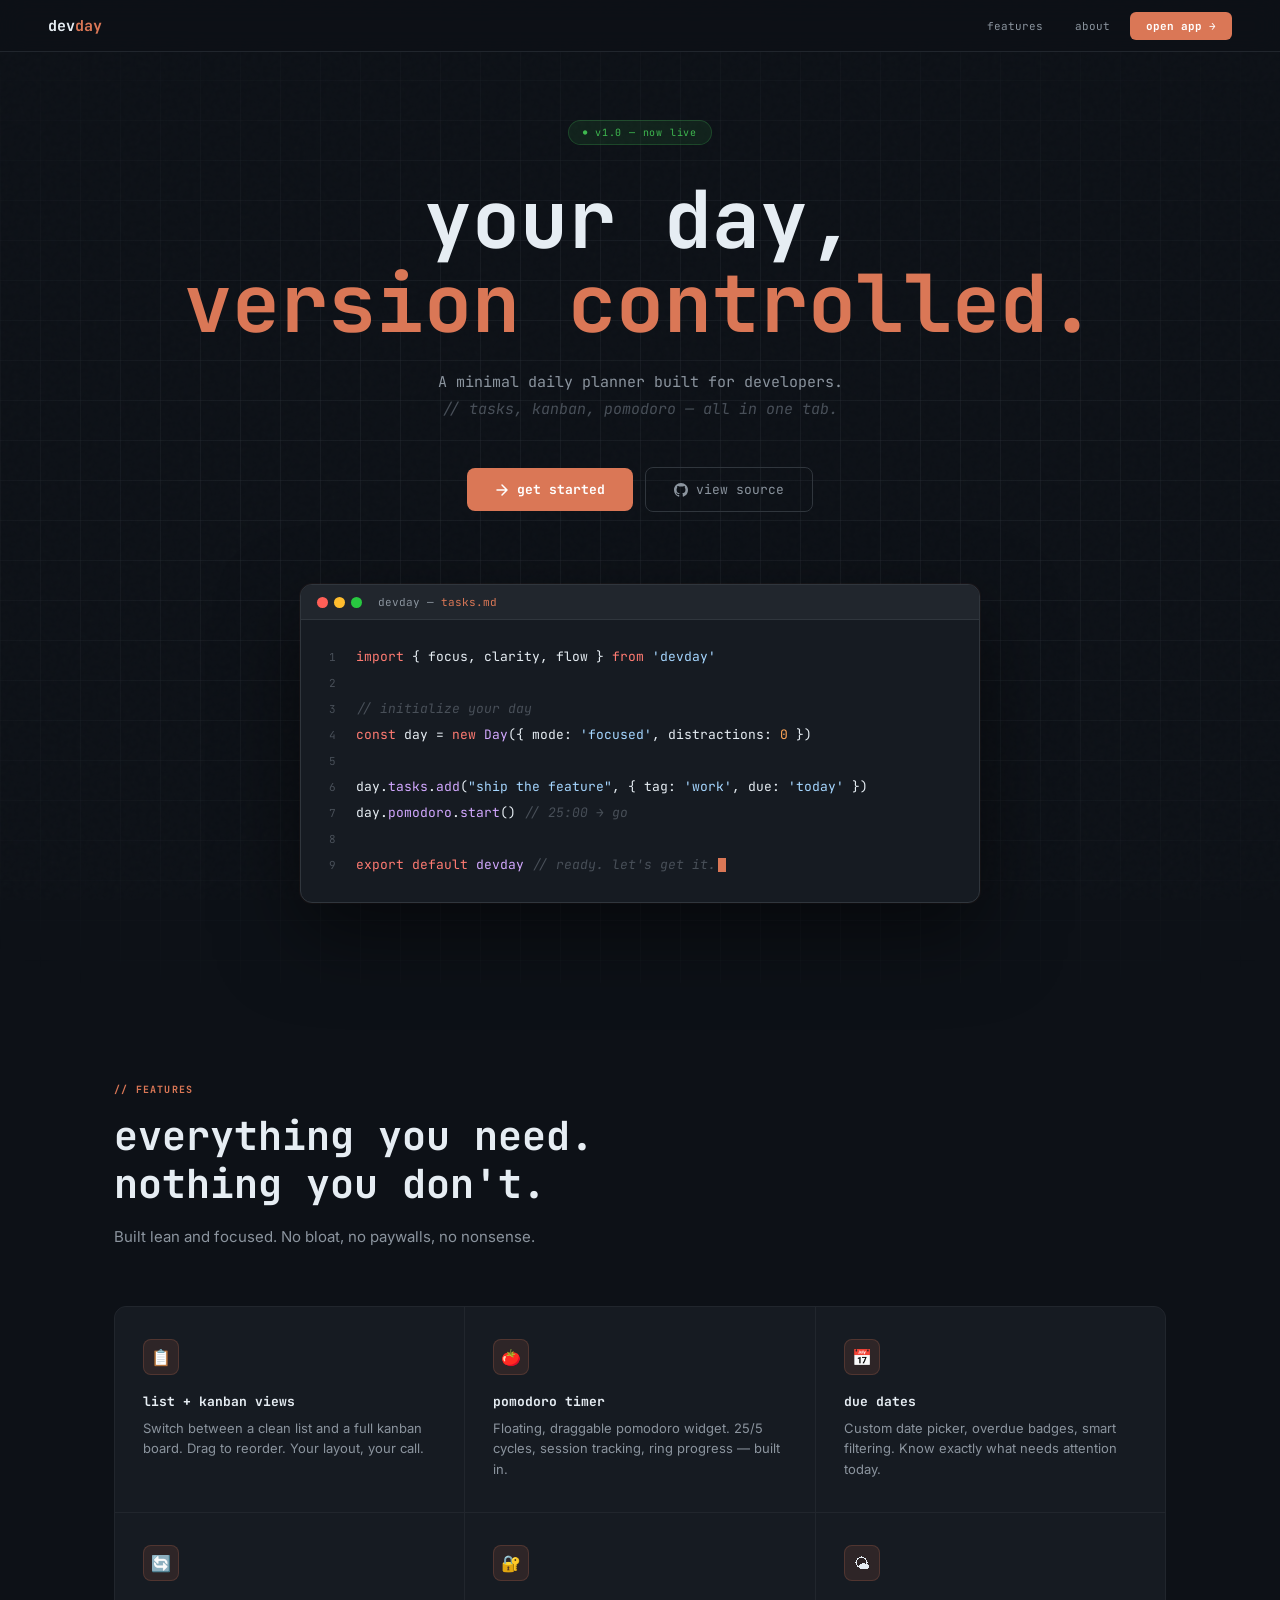
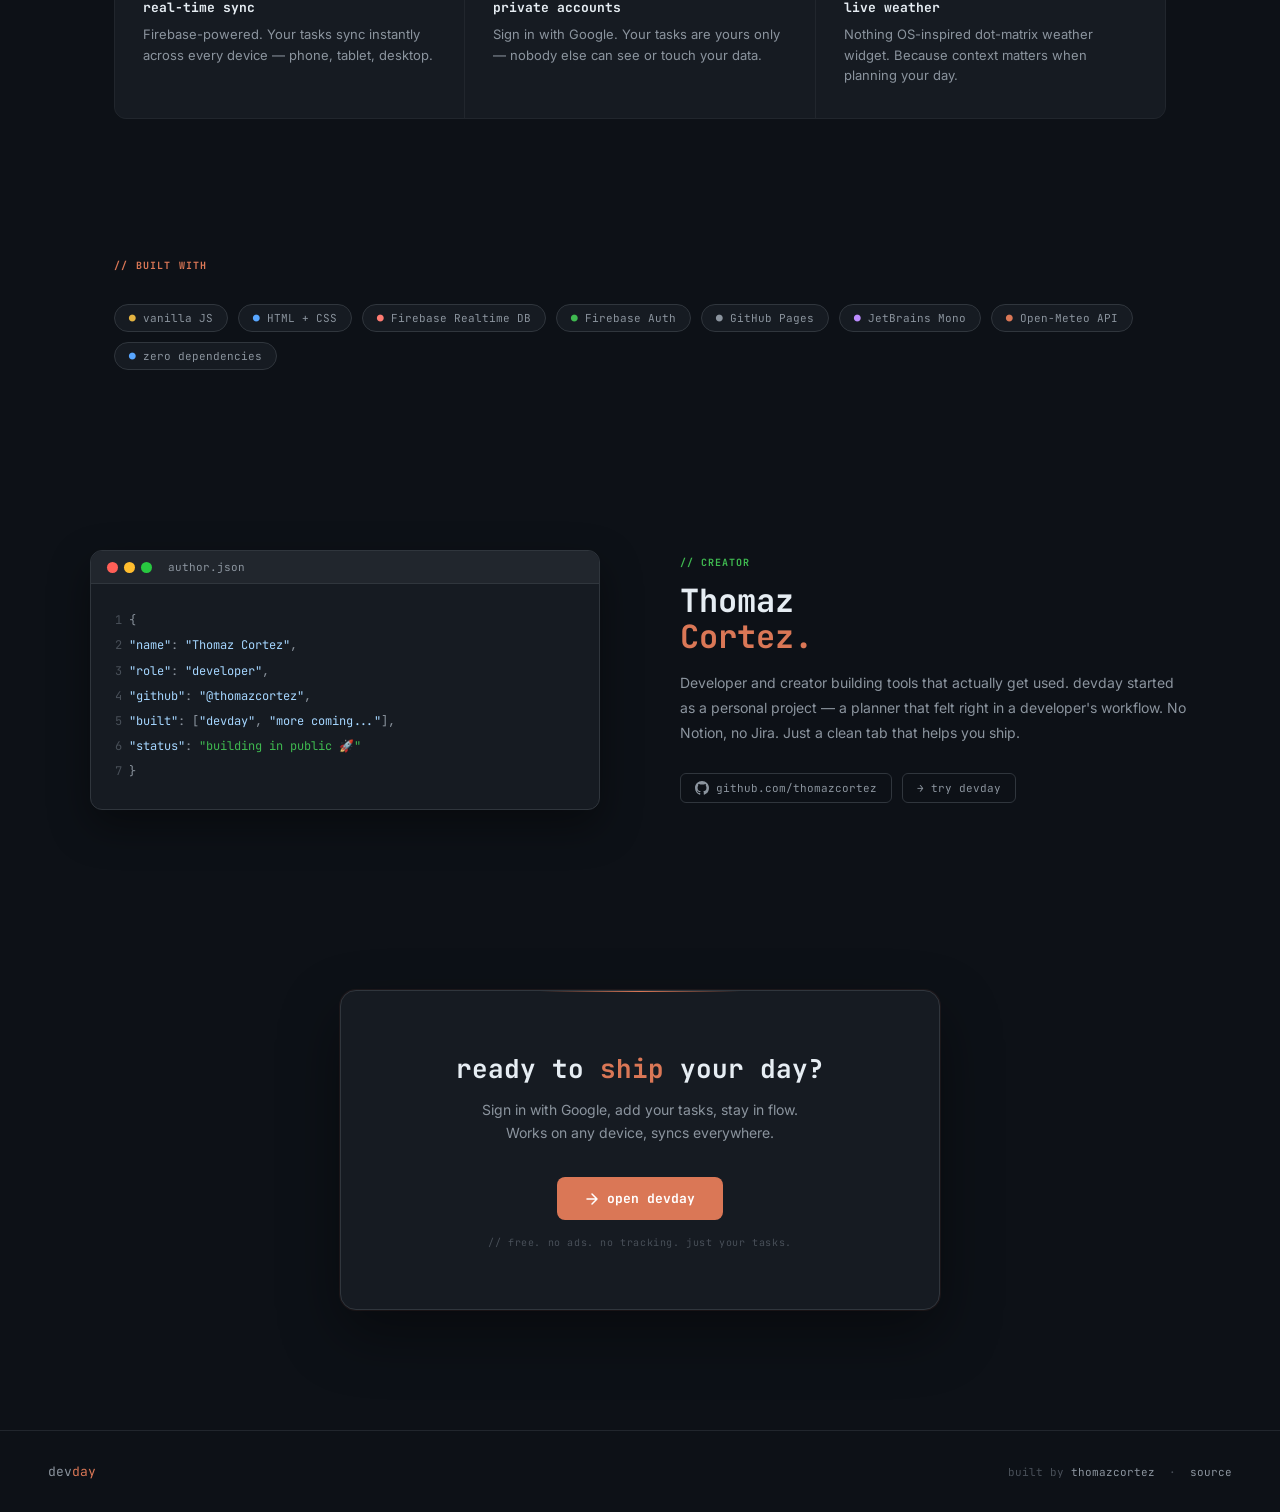
<file: index.html>
<!DOCTYPE html>
<html lang="en">
<head>
  <meta charset="UTF-8"/>
  <meta name="viewport" content="width=device-width, initial-scale=1.0"/>
  <link rel="icon" type="image/svg+xml" href="favicon.svg"/>
  <title>devday — daily planner for developers</title>
  <link href="https://fonts.googleapis.com/css2?family=JetBrains+Mono:ital,wght@0,300;0,400;0,500;0,700;1,300;1,400&family=Inter:wght@300;400;500;600&display=swap" rel="stylesheet"/>
  <style>
    *, *::before, *::after { box-sizing: border-box; margin: 0; padding: 0; }
    :root {
      --bg:       #0D1117; --bg-2: #161B22; --bg-3: #21262D;
      --border:   #30363D; --border-s: #21262D;
      --text:     #E6EDF3; --text-m: #8B949E; --text-f: #484F58;
      --claude:   #DA7756; --claude-d: rgba(218,119,86,0.12);
      --green:    #3FB950; --blue: #58A6FF; --purple: #BC8CFF;
      --yellow:   #E3B341; --red: #FF7B72;
    }
    html { scroll-behavior: smooth; }
    body { background: var(--bg); color: var(--text); font-family: 'Inter', sans-serif; min-height: 100vh; overflow-x: hidden; }
    body::before {
      content: ''; position: fixed; inset: 0; pointer-events: none; z-index: 0; opacity: 0.35;
      background-image: url("data:image/svg+xml,%3Csvg viewBox='0 0 200 200' xmlns='http://www.w3.org/2000/svg'%3E%3Cfilter id='n'%3E%3CfeTurbulence type='fractalNoise' baseFrequency='0.85' numOctaves='4' stitchTiles='stitch'/%3E%3C/filter%3E%3Crect width='100%25' height='100%25' filter='url(%23n)' opacity='0.05'/%3E%3C/svg%3E");
    }

    /* NAV */
    nav { position: fixed; top: 0; left: 0; right: 0; z-index: 100; height: 52px; display: flex; align-items: center; justify-content: space-between; padding: 0 48px; background: rgba(13,17,23,0.85); backdrop-filter: blur(12px); border-bottom: 1px solid var(--border-s); }
    .nav-logo { font-family: 'JetBrains Mono', monospace; font-size: 15px; font-weight: 700; color: var(--text); }
    .nav-logo span { color: var(--claude); }
    .nav-links { display: flex; align-items: center; gap: 8px; }
    .nav-link { font-family: 'JetBrains Mono', monospace; font-size: 11px; color: var(--text-m); text-decoration: none; padding: 6px 12px; border-radius: 5px; transition: all 0.15s; }
    .nav-link:hover { color: var(--text); background: var(--bg-3); }
    .nav-cta { font-family: 'JetBrains Mono', monospace; font-size: 11px; font-weight: 700; background: var(--claude); color: white; text-decoration: none; padding: 7px 16px; border-radius: 6px; transition: opacity 0.15s; }
    .nav-cta:hover { opacity: 0.85; }

    /* HERO */
    .hero { min-height: 100vh; display: flex; flex-direction: column; align-items: center; justify-content: center; padding: 120px 24px 80px; position: relative; text-align: center; }
    .hero::after {
      content: ''; position: absolute; inset: 0; pointer-events: none;
      background-image: linear-gradient(rgba(48,54,61,0.3) 1px, transparent 1px), linear-gradient(90deg, rgba(48,54,61,0.3) 1px, transparent 1px);
      background-size: 40px 40px;
      mask-image: radial-gradient(ellipse 80% 60% at 50% 50%, black 40%, transparent 100%);
    }
    .hero-badge { display: inline-flex; align-items: center; gap: 7px; font-family: 'JetBrains Mono', monospace; font-size: 10px; color: var(--green); background: rgba(63,185,80,0.1); border: 1px solid rgba(63,185,80,0.25); border-radius: 20px; padding: 5px 14px; margin-bottom: 32px; letter-spacing: 0.08em; animation: fadeUp 0.6s ease both; position: relative; z-index: 1; }
    .hero-badge::before { content: '●'; font-size: 7px; animation: pulse 2s ease-in-out infinite; }
    @keyframes pulse { 0%,100%{opacity:1} 50%{opacity:0.3} }
    .hero-title { font-family: 'JetBrains Mono', monospace; font-size: clamp(36px, 7vw, 80px); font-weight: 700; line-height: 1.05; margin-bottom: 24px; position: relative; z-index: 1; animation: fadeUp 0.6s 0.1s ease both; }
    .hero-title .accent { color: var(--claude); }
    .hero-sub { font-family: 'JetBrains Mono', monospace; font-size: clamp(13px, 2vw, 15px); color: var(--text-m); max-width: 520px; line-height: 1.8; margin-bottom: 44px; position: relative; z-index: 1; animation: fadeUp 0.6s 0.2s ease both; }
    .hero-sub .c { color: var(--text-f); font-style: italic; }
    .hero-btns { display: flex; align-items: center; gap: 12px; flex-wrap: wrap; justify-content: center; position: relative; z-index: 1; animation: fadeUp 0.6s 0.3s ease both; }
    @keyframes fadeUp { from{opacity:0;transform:translateY(16px)} to{opacity:1;transform:translateY(0)} }

    .btn-primary { font-family: 'JetBrains Mono', monospace; font-size: 13px; font-weight: 700; background: var(--claude); color: white; text-decoration: none; padding: 13px 28px; border-radius: 8px; transition: all 0.15s; display: inline-flex; align-items: center; gap: 8px; }
    .btn-primary:hover { opacity: 0.85; transform: translateY(-1px); box-shadow: 0 8px 24px rgba(218,119,86,0.35); }
    .btn-secondary { font-family: 'JetBrains Mono', monospace; font-size: 13px; color: var(--text-m); text-decoration: none; padding: 13px 28px; border-radius: 8px; border: 1px solid var(--border); transition: all 0.15s; display: inline-flex; align-items: center; gap: 8px; }
    .btn-secondary:hover { border-color: var(--text-m); color: var(--text); }

    /* CODE PREVIEW */
    .hero-preview { margin-top: 72px; width: 100%; max-width: 680px; background: var(--bg-2); border: 1px solid var(--border); border-radius: 12px; overflow: hidden; box-shadow: 0 32px 80px rgba(0,0,0,0.5), 0 0 0 1px rgba(218,119,86,0.06); animation: fadeUp 0.7s 0.4s ease both; position: relative; z-index: 1; }
    .preview-bar { background: var(--bg-3); border-bottom: 1px solid var(--border); padding: 10px 16px; display: flex; align-items: center; gap: 10px; }
    .preview-dots { display: flex; gap: 6px; }
    .preview-dot { width: 11px; height: 11px; border-radius: 50%; }
    .preview-dot.r { background: #FF5F57; } .preview-dot.y { background: #FFBD2E; } .preview-dot.g { background: #28C840; }
    .preview-tab { font-family: 'JetBrains Mono', monospace; font-size: 11px; color: var(--text-m); margin-left: 6px; }
    .preview-tab span { color: var(--claude); }
    .preview-code { padding: 24px 28px; text-align: left; font-family: 'JetBrains Mono', monospace; font-size: 13px; line-height: 2; }
    .ln { color: var(--text-f); user-select: none; margin-right: 20px; font-size: 11px; }
    .kw { color: #FF7B72; } .fn { color: #D2A8FF; } .str { color: #A5D6FF; }
    .cm { color: var(--text-f); font-style: italic; } .op { color: var(--text-m); } .num { color: #FFA657; }
    .cursor { display: inline-block; width: 8px; height: 14px; background: var(--claude); vertical-align: middle; animation: blink 0.9s step-end infinite; margin-left: 2px; }
    @keyframes blink { 0%,100%{opacity:1} 50%{opacity:0} }

    /* SECTIONS */
    .section-wrap { padding: 100px 24px; max-width: 1100px; margin: 0 auto; }
    .section-label { font-family: 'JetBrains Mono', monospace; font-size: 10px; font-weight: 700; letter-spacing: 0.12em; text-transform: uppercase; color: var(--claude); margin-bottom: 16px; }
    .section-title { font-family: 'JetBrains Mono', monospace; font-size: clamp(24px, 4vw, 40px); font-weight: 700; color: var(--text); line-height: 1.2; margin-bottom: 16px; }
    .section-sub { font-size: 15px; color: var(--text-m); max-width: 480px; line-height: 1.7; }

    /* FEATURES */
    .features-grid { display: grid; grid-template-columns: repeat(auto-fit, minmax(280px, 1fr)); gap: 1px; background: var(--border-s); border: 1px solid var(--border-s); border-radius: 12px; overflow: hidden; margin-top: 56px; }
    .feature-card { background: var(--bg-2); padding: 32px 28px; transition: background 0.2s; }
    .feature-card:hover { background: var(--bg-3); }
    .feature-icon { width: 36px; height: 36px; border-radius: 8px; background: var(--claude-d); border: 1px solid rgba(218,119,86,0.2); display: flex; align-items: center; justify-content: center; margin-bottom: 18px; font-size: 16px; }
    .feature-name { font-family: 'JetBrains Mono', monospace; font-size: 13px; font-weight: 700; color: var(--text); margin-bottom: 8px; }
    .feature-desc { font-size: 13px; color: var(--text-m); line-height: 1.6; }

    /* STACK */
    .stack-section { padding: 40px 24px 80px; max-width: 1100px; margin: 0 auto; }
    .stack-grid { display: flex; flex-wrap: wrap; gap: 10px; margin-top: 32px; }
    .stack-pill { font-family: 'JetBrains Mono', monospace; font-size: 11px; padding: 6px 14px; border-radius: 20px; border: 1px solid var(--border); color: var(--text-m); background: var(--bg-2); transition: all 0.15s; }
    .stack-pill:hover { border-color: var(--claude); color: var(--claude); }

    /* ABOUT */
    .about-section { padding: 100px 24px; }
    .about-inner { max-width: 1100px; margin: 0 auto; display: grid; grid-template-columns: 1fr 1fr; gap: 80px; align-items: center; }
    .about-code-block { background: var(--bg-2); border: 1px solid var(--border); border-radius: 12px; overflow: hidden; box-shadow: 0 16px 40px rgba(0,0,0,0.4); }
    .about-code-bar { background: var(--bg-3); border-bottom: 1px solid var(--border); padding: 9px 16px; display: flex; align-items: center; gap: 8px; }
    .about-code-content { padding: 24px; font-family: 'JetBrains Mono', monospace; font-size: 12px; line-height: 2.1; }
    .about-tag { font-family: 'JetBrains Mono', monospace; font-size: 10px; color: var(--green); letter-spacing: 0.1em; text-transform: uppercase; margin-bottom: 14px; font-weight: 700; }
    .about-name { font-family: 'JetBrains Mono', monospace; font-size: 32px; font-weight: 700; color: var(--text); margin-bottom: 16px; line-height: 1.1; }
    .about-name span { color: var(--claude); }
    .about-bio { font-size: 14px; color: var(--text-m); line-height: 1.8; margin-bottom: 28px; }
    .about-links { display: flex; gap: 10px; flex-wrap: wrap; }
    .about-link { font-family: 'JetBrains Mono', monospace; font-size: 11px; color: var(--text-m); text-decoration: none; padding: 7px 14px; border: 1px solid var(--border); border-radius: 6px; transition: all 0.15s; display: flex; align-items: center; gap: 7px; }
    .about-link:hover { border-color: var(--claude); color: var(--claude); }

    /* CTA */
    .cta-section { padding: 80px 24px 120px; text-align: center; }
    .cta-inner { max-width: 600px; margin: 0 auto; background: var(--bg-2); border: 1px solid var(--border); border-radius: 16px; padding: 60px 40px; box-shadow: 0 0 0 1px rgba(218,119,86,0.08), 0 24px 60px rgba(0,0,0,0.4); position: relative; overflow: hidden; }
    .cta-inner::before { content: ''; position: absolute; top: 0; left: 50%; transform: translateX(-50%); width: 200px; height: 1px; background: linear-gradient(90deg, transparent, var(--claude), transparent); }
    .cta-title { font-family: 'JetBrains Mono', monospace; font-size: 26px; font-weight: 700; color: var(--text); margin-bottom: 12px; }
    .cta-title span { color: var(--claude); }
    .cta-sub { font-size: 14px; color: var(--text-m); margin-bottom: 32px; line-height: 1.7; }
    .cta-free { font-family: 'JetBrains Mono', monospace; font-size: 10px; color: var(--text-f); margin-top: 16px; letter-spacing: 0.06em; }

    /* FOOTER */
    footer { border-top: 1px solid var(--border-s); padding: 32px 48px; display: flex; align-items: center; justify-content: space-between; flex-wrap: wrap; gap: 12px; }
    .footer-logo { font-family: 'JetBrains Mono', monospace; font-size: 13px; color: var(--text-m); }
    .footer-logo span { color: var(--claude); }
    .footer-right { font-family: 'JetBrains Mono', monospace; font-size: 11px; color: var(--text-f); }
    .footer-right a { color: var(--text-m); text-decoration: none; transition: color 0.15s; }
    .footer-right a:hover { color: var(--claude); }

    /* REVEAL */
    .reveal { opacity: 0; transform: translateY(24px); transition: opacity 0.6s ease, transform 0.6s ease; }
    .reveal.visible { opacity: 1; transform: translateY(0); }

    /* MOBILE */
    @media (max-width: 768px) {
      nav { padding: 0 20px; }
      .nav-link { display: none; }
      .about-inner { grid-template-columns: 1fr; gap: 40px; }
      .about-code-block { display: none; }
      footer { padding: 24px 20px; flex-direction: column; align-items: flex-start; }
      .cta-inner { padding: 40px 24px; }
    }
  </style>
</head>
<body>

<nav>
  <div class="nav-logo">dev<span>day</span></div>
  <div class="nav-links">
    <a href="#features" class="nav-link">features</a>
    <a href="#about" class="nav-link">about</a>
    <a href="app.html" class="nav-cta">open app →</a>
  </div>
</nav>

<!-- HERO -->
<div class="hero">
  <div class="hero-badge">v1.0 — now live</div>
  <h1 class="hero-title">your day,<br><span class="accent">version controlled.</span></h1>
  <p class="hero-sub">A minimal daily planner built for developers.<br><span class="c">// tasks, kanban, pomodoro — all in one tab.</span></p>
  <div class="hero-btns">
    <a href="app.html" class="btn-primary">
      <svg width="14" height="14" viewBox="0 0 14 14" fill="none"><path d="M2 7h10M7 2l5 5-5 5" stroke="white" stroke-width="1.5" stroke-linecap="round" stroke-linejoin="round"/></svg>
      get started
    </a>
    <a href="https://github.com/thomazcortez/devday" target="_blank" class="btn-secondary">
      <svg width="14" height="14" viewBox="0 0 16 16" fill="currentColor"><path d="M8 0C3.58 0 0 3.58 0 8c0 3.54 2.29 6.53 5.47 7.59.4.07.55-.17.55-.38 0-.19-.01-.82-.01-1.49-2.01.37-2.53-.49-2.69-.94-.09-.23-.48-.94-.82-1.13-.28-.15-.68-.52-.01-.53.63-.01 1.08.58 1.23.82.72 1.21 1.87.87 2.33.66.07-.52.28-.87.51-1.07-1.78-.2-3.64-.89-3.64-3.95 0-.87.31-1.59.82-2.15-.08-.2-.36-1.02.08-2.12 0 0 .67-.21 2.2.82.64-.18 1.32-.27 2-.27.68 0 1.36.09 2 .27 1.53-1.04 2.2-.82 2.2-.82.44 1.1.16 1.92.08 2.12.51.56.82 1.27.82 2.15 0 3.07-1.87 3.75-3.65 3.95.29.25.54.73.54 1.48 0 1.07-.01 1.93-.01 2.2 0 .21.15.46.55.38A8.013 8.013 0 0016 8c0-4.42-3.58-8-8-8z"/></svg>
      view source
    </a>
  </div>
  <div class="hero-preview">
    <div class="preview-bar">
      <div class="preview-dots"><div class="preview-dot r"></div><div class="preview-dot y"></div><div class="preview-dot g"></div></div>
      <div class="preview-tab">devday — <span>tasks.md</span></div>
    </div>
    <div class="preview-code">
      <div><span class="ln">1</span><span class="kw">import</span> { focus, clarity, flow } <span class="kw">from</span> <span class="str">'devday'</span></div>
      <div><span class="ln">2</span></div>
      <div><span class="ln">3</span><span class="cm">// initialize your day</span></div>
      <div><span class="ln">4</span><span class="kw">const</span> day = <span class="kw">new</span> <span class="fn">Day</span>({ mode: <span class="str">'focused'</span>, distractions: <span class="num">0</span> })</div>
      <div><span class="ln">5</span></div>
      <div><span class="ln">6</span>day.<span class="fn">tasks</span>.<span class="fn">add</span>(<span class="str">"ship the feature"</span>, { tag: <span class="str">'work'</span>, due: <span class="str">'today'</span> })</div>
      <div><span class="ln">7</span>day.<span class="fn">pomodoro</span>.<span class="fn">start</span>() <span class="cm">// 25:00 → go</span></div>
      <div><span class="ln">8</span></div>
      <div><span class="ln">9</span><span class="kw">export default</span> <span class="fn">devday</span>  <span class="cm">// ready. let's get it.</span><span class="cursor"></span></div>
    </div>
  </div>
</div>

<!-- FEATURES -->
<div class="section-wrap" id="features">
  <div class="reveal">
    <div class="section-label">// features</div>
    <h2 class="section-title">everything you need.<br>nothing you don't.</h2>
    <p class="section-sub">Built lean and focused. No bloat, no paywalls, no nonsense.</p>
  </div>
  <div class="features-grid reveal">
    <div class="feature-card">
      <div class="feature-icon">📋</div>
      <div class="feature-name">list + kanban views</div>
      <div class="feature-desc">Switch between a clean list and a full kanban board. Drag to reorder. Your layout, your call.</div>
    </div>
    <div class="feature-card">
      <div class="feature-icon">🍅</div>
      <div class="feature-name">pomodoro timer</div>
      <div class="feature-desc">Floating, draggable pomodoro widget. 25/5 cycles, session tracking, ring progress — built in.</div>
    </div>
    <div class="feature-card">
      <div class="feature-icon">📅</div>
      <div class="feature-name">due dates</div>
      <div class="feature-desc">Custom date picker, overdue badges, smart filtering. Know exactly what needs attention today.</div>
    </div>
    <div class="feature-card">
      <div class="feature-icon">🔄</div>
      <div class="feature-name">real-time sync</div>
      <div class="feature-desc">Firebase-powered. Your tasks sync instantly across every device — phone, tablet, desktop.</div>
    </div>
    <div class="feature-card">
      <div class="feature-icon">🔐</div>
      <div class="feature-name">private accounts</div>
      <div class="feature-desc">Sign in with Google. Your tasks are yours only — nobody else can see or touch your data.</div>
    </div>
    <div class="feature-card">
      <div class="feature-icon">🌤</div>
      <div class="feature-name">live weather</div>
      <div class="feature-desc">Nothing OS-inspired dot-matrix weather widget. Because context matters when planning your day.</div>
    </div>
  </div>
</div>

<!-- STACK -->
<div class="stack-section reveal">
  <div class="section-label">// built with</div>
  <div class="stack-grid">
    <span class="stack-pill"><span style="color:var(--yellow)">● </span>vanilla JS</span>
    <span class="stack-pill"><span style="color:var(--blue)">● </span>HTML + CSS</span>
    <span class="stack-pill"><span style="color:var(--red)">● </span>Firebase Realtime DB</span>
    <span class="stack-pill"><span style="color:var(--green)">● </span>Firebase Auth</span>
    <span class="stack-pill"><span style="color:var(--text-m)">● </span>GitHub Pages</span>
    <span class="stack-pill"><span style="color:var(--purple)">● </span>JetBrains Mono</span>
    <span class="stack-pill"><span style="color:var(--claude)">● </span>Open-Meteo API</span>
    <span class="stack-pill"><span style="color:var(--blue)">● </span>zero dependencies</span>
  </div>
</div>

<!-- ABOUT -->
<div class="about-section" id="about">
  <div class="about-inner">
    <div class="about-code-block reveal">
      <div class="about-code-bar">
        <div class="preview-dots"><div class="preview-dot r"></div><div class="preview-dot y"></div><div class="preview-dot g"></div></div>
        <span style="font-family:'JetBrains Mono',monospace;font-size:11px;color:var(--text-m);margin-left:8px;">author.json</span>
      </div>
      <div class="about-code-content">
        <div><span style="color:var(--text-f)">1</span>  <span class="op">{</span></div>
        <div><span style="color:var(--text-f)">2</span>    <span class="str">"name"</span><span class="op">:</span> <span class="str">"Thomaz Cortez"</span><span class="op">,</span></div>
        <div><span style="color:var(--text-f)">3</span>    <span class="str">"role"</span><span class="op">:</span> <span class="str">"developer"</span><span class="op">,</span></div>
        <div><span style="color:var(--text-f)">4</span>    <span class="str">"github"</span><span class="op">:</span> <span class="str">"@thomazcortez"</span><span class="op">,</span></div>
        <div><span style="color:var(--text-f)">5</span>    <span class="str">"built"</span><span class="op">:</span> <span class="op">[</span><span class="str">"devday"</span><span class="op">,</span> <span class="str">"more coming..."</span><span class="op">],</span></div>
        <div><span style="color:var(--text-f)">6</span>    <span class="str">"status"</span><span class="op">:</span> <span style="color:var(--green)">"building in public 🚀"</span></div>
        <div><span style="color:var(--text-f)">7</span>  <span class="op">}</span></div>
      </div>
    </div>
    <div class="reveal">
      <div class="about-tag">// creator</div>
      <div class="about-name">Thomaz<br><span>Cortez.</span></div>
      <p class="about-bio">Developer and creator building tools that actually get used. devday started as a personal project — a planner that felt right in a developer's workflow. No Notion, no Jira. Just a clean tab that helps you ship.</p>
      <div class="about-links">
        <a href="https://github.com/thomazcortez" target="_blank" class="about-link">
          <svg width="14" height="14" viewBox="0 0 16 16" fill="currentColor"><path d="M8 0C3.58 0 0 3.58 0 8c0 3.54 2.29 6.53 5.47 7.59.4.07.55-.17.55-.38 0-.19-.01-.82-.01-1.49-2.01.37-2.53-.49-2.69-.94-.09-.23-.48-.94-.82-1.13-.28-.15-.68-.52-.01-.53.63-.01 1.08.58 1.23.82.72 1.21 1.87.87 2.33.66.07-.52.28-.87.51-1.07-1.78-.2-3.64-.89-3.64-3.95 0-.87.31-1.59.82-2.15-.08-.2-.36-1.02.08-2.12 0 0 .67-.21 2.2.82.64-.18 1.32-.27 2-.27.68 0 1.36.09 2 .27 1.53-1.04 2.2-.82 2.2-.82.44 1.1.16 1.92.08 2.12.51.56.82 1.27.82 2.15 0 3.07-1.87 3.75-3.65 3.95.29.25.54.73.54 1.48 0 1.07-.01 1.93-.01 2.2 0 .21.15.46.55.38A8.013 8.013 0 0016 8c0-4.42-3.58-8-8-8z"/></svg>
          github.com/thomazcortez
        </a>
        <a href="app.html" class="about-link">→ try devday</a>
      </div>
    </div>
  </div>
</div>

<!-- CTA -->
<div class="cta-section">
  <div class="cta-inner reveal">
    <div class="cta-title">ready to <span>ship</span> your day?</div>
    <p class="cta-sub">Sign in with Google, add your tasks, stay in flow.<br>Works on any device, syncs everywhere.</p>
    <a href="app.html" class="btn-primary" style="display:inline-flex;">
      <svg width="14" height="14" viewBox="0 0 14 14" fill="none"><path d="M2 7h10M7 2l5 5-5 5" stroke="white" stroke-width="1.5" stroke-linecap="round" stroke-linejoin="round"/></svg>
      open devday
    </a>
    <div class="cta-free">// free. no ads. no tracking. just your tasks.</div>
  </div>
</div>

<!-- FOOTER -->
<footer>
  <div class="footer-logo">dev<span>day</span></div>
  <div class="footer-right">
    built by <a href="https://github.com/thomazcortez" target="_blank">thomazcortez</a>
    &nbsp;·&nbsp;
    <a href="https://github.com/thomazcortez/devday" target="_blank">source</a>
  </div>
</footer>

<script>
  const observer = new IntersectionObserver(entries => {
    entries.forEach(e => { if (e.isIntersecting) e.target.classList.add('visible'); });
  }, { threshold: 0.12 });
  document.querySelectorAll('.reveal').forEach(el => observer.observe(el));
</script>
</body>
</html>
</file>
